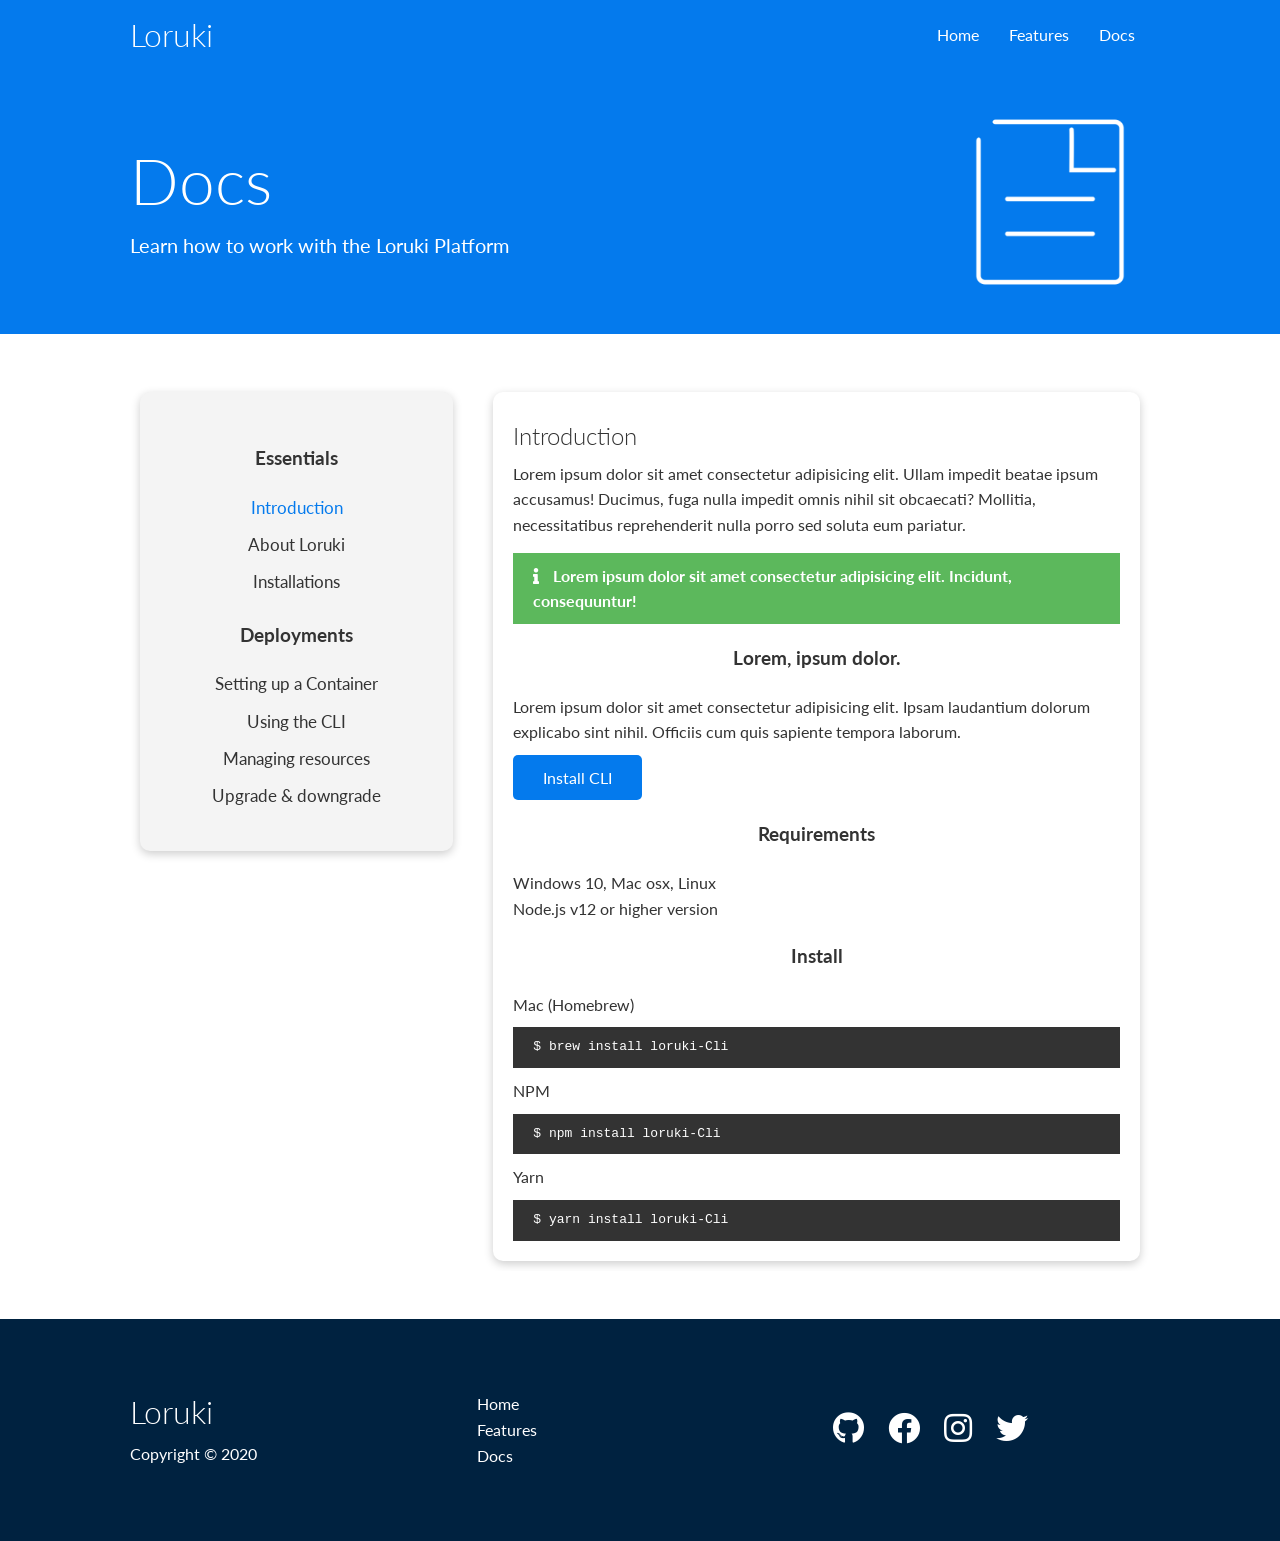
<file: docs.html>
<!DOCTYPE html>
<html lang="en">
  <head>
    <meta charset="UTF-8" />
    <meta name="viewport" content="width=device-width, initial-scale=1.0" />
    <link
      rel="stylesheet"
      href="https://cdnjs.cloudflare.com/ajax/libs/font-awesome/5.15.2/css/all.min.css"
      integrity="sha512-HK5fgLBL+xu6dm/Ii3z4xhlSUyZgTT9tuc/hSrtw6uzJOvgRr2a9jyxxT1ely+B+xFAmJKVSTbpM/CuL7qxO8w=="
      crossorigin="anonymous"
    />
    <link rel="stylesheet" href="css/utilities.css" />
    <link rel="stylesheet" href="css/style.css" />
    <title>Building a website</title>
  </head>

  <body>
    <!--Navbar-->
    <div class="navbar">
      <div class="container flex">
        <h1 class="logo">Loruki</h1>
        <nav>
          <ul>
            <li><a href="hello.html">Home</a></li>
            <li><a href="features.html">Features</a></li>
            <li><a href="docs.html">Docs</a></li>
          </ul>
        </nav>
      </div>
    </div>

   <!-- Head -->
   <section class="docs-head bg-primary py-3">
       <div class="container grid">
           <div>
               <h1 class="xl">Docs</h1>
               <p class="lead">Learn how to work with the Loruki Platform</p>
           </div>
           <img src="img/docs.png" alt="">
       </div>
   </section>

   <!--Docs main-->
   <section class="docs-main my-4">
       <div class="container grid">
           <div class="card bg-light p-3">
               <h3 class="my-2">Essentials</h3>
               <nav>
                   <ul>
                       <li><a class="text-primary"
                         href="#">Introduction</a></li>
                       <li><a href="#">About Loruki</a></li>
                       <li><a href="#">Installations</a></li>
                   </ul>
               </nav>

               <h3 class="my-2">Deployments</h3>
               <nav>
                   <ul>
                       <li><a href="#">Setting up a Container</a></li>
                       <li><a href="#">Using the CLI</a></li>
                       <li><a href="#">Managing resources</a></li>
                       <li><a href="#">Upgrade & downgrade</a></li>
                   </ul>
               </nav>
           </div>

           <div class="card">
            <h2>Introduction</h2>
            <p>Lorem ipsum dolor sit amet consectetur adipisicing elit. Ullam impedit beatae ipsum accusamus! Ducimus, fuga nulla impedit omnis nihil sit obcaecati? Mollitia, necessitatibus reprehenderit nulla porro sed soluta eum pariatur.</p>
            <div class="alert alert-success">
              <i class=" fas fa-info"></i> Lorem ipsum dolor sit amet consectetur adipisicing elit. Incidunt, consequuntur!
            </div>

            <h3>Lorem, ipsum dolor.</h3>
            <p>Lorem ipsum dolor sit amet consectetur adipisicing elit. Ipsam laudantium dolorum explicabo sint nihil. Officiis cum quis sapiente tempora laborum.</p>
            <a href="#" class="btn btn-primary">Install CLI</a>
            
            <h3>Requirements</h3>
            <ul>
                <li> Windows 10, Mac osx, Linux</li>
                <li>Node.js v12 or higher version</li>
            </ul>

            <h3>Install</h3>
            <p>Mac (Homebrew)</p>
            <pre><code>$ brew install loruki-Cli</code></pre>
            <p>NPM</p>
            <pre><code>$ npm install loruki-Cli</code></pre>
            <p>Yarn</p>
            <pre><code>$ yarn install loruki-Cli</code></pre>


           </div>
           

       </div>
   </section>

    <!-- Footer-->
    <footer class="footer bg-dark py-5">
      <div class="container grid grid-3">
        <div>
          <h1>Loruki</h1>
          <p>Copyright &copy; 2020</p>
        </div>
        <nav>
          <ul>
            <li><a href="hello.html">Home</a></li>
            <li><a href="features.html">Features</a></li>
            <li><a href="docs.html">Docs</a></li>
          </ul>
        </nav>
        <div class="social">
          <a href="#"> <i. class="fab fa-github fa-2x"></i></a>
          <a href="#"> <i. class="fab fa-facebook fa-2x"></i></a>
          <a href="#"> <i. class="fab fa-instagram fa-2x"></i></a>
          <a href="#"> <i. class="fab fa-twitter fa-2x"></i></a>
        </div>
      </div>
    </footer> 
  </body>
</html>
</file>
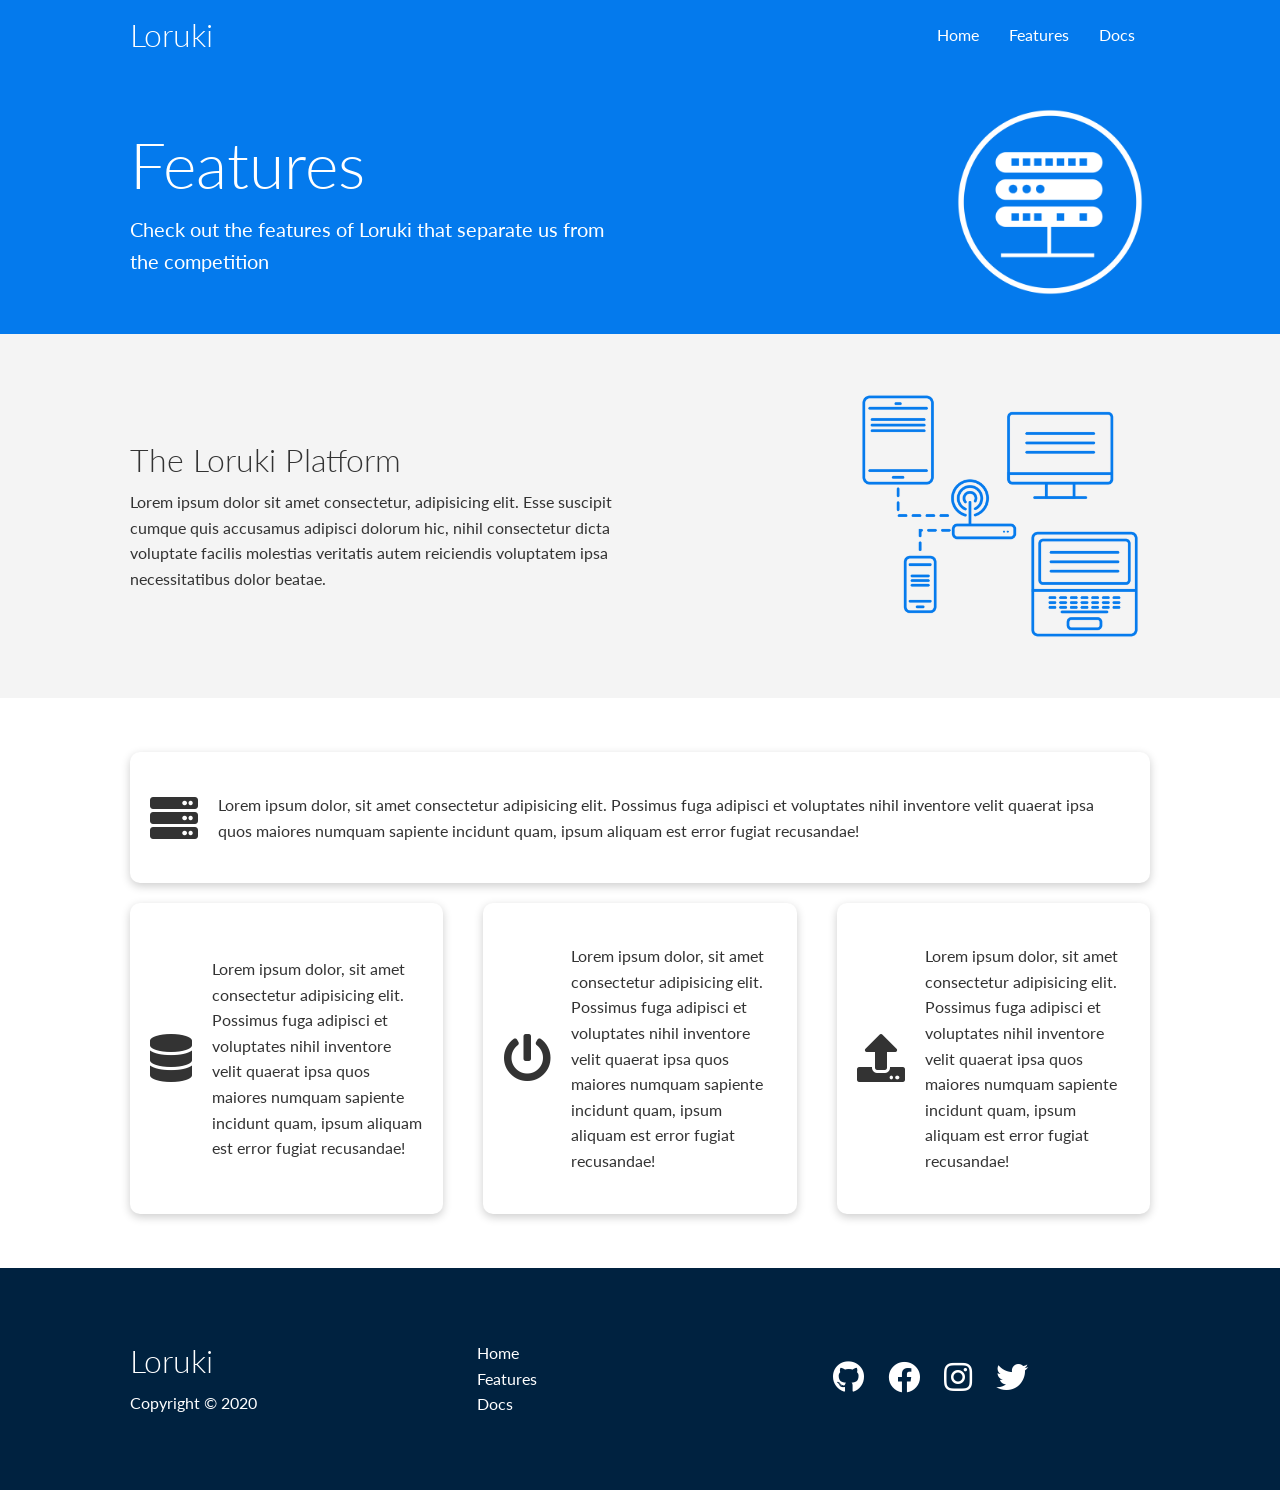
<file: features.html>
<!DOCTYPE html>
<html lang="en">
  <head>
    <meta charset="UTF-8" />
    <meta name="viewport" content="width=device-width, initial-scale=1.0" />
    <link
      rel="stylesheet"
      href="https://cdnjs.cloudflare.com/ajax/libs/font-awesome/5.15.2/css/all.min.css"
      integrity="sha512-HK5fgLBL+xu6dm/Ii3z4xhlSUyZgTT9tuc/hSrtw6uzJOvgRr2a9jyxxT1ely+B+xFAmJKVSTbpM/CuL7qxO8w=="
      crossorigin="anonymous"
    />
    <link rel="stylesheet" href="css/utilities.css" />
    <link rel="stylesheet" href="css/style.css" />
    <title>Building a website</title>
  </head>

  <body>
    <!--Navbar-->
    <div class="navbar">
      <div class="container flex">
        <h1 class="logo">Loruki</h1>
        <nav>
          <ul>
            <li><a href="hello.html">Home</a></li>
            <li><a href="features.html">Features</a></li>
            <li><a href="docs.html">Docs</a></li>
          </ul>
        </nav>
      </div>
    </div>

   <!-- Head -->
   <section class="features-head bg-primary py-3">
       <div class="container grid">
           <div>
               <h1 class="xl">Features</h1>
               <p class="lead">Check out the features of Loruki that separate us from the competition</p>
           </div>
           <img src="img/server.png" alt="">
       </div>
   </section>

   <!--Sub head-->
   <section class="features-sub-head bg-light py-3">
       <div class="container grid">
        <div>
            <h1 class="md">The Loruki Platform</h1>
            <p>Lorem ipsum dolor sit amet consectetur, adipisicing elit. Esse suscipit cumque quis accusamus adipisci dolorum hic, nihil consectetur dicta voluptate facilis molestias veritatis autem reiciendis voluptatem ipsa necessitatibus dolor beatae.</p>
        </div>
        <img src="img/server2.png" alt="">
    </div>
    </section>

    <section class="features-main my-2">
        <div class="container grid grid-3">
            <div class="card flex">
                <i class="fas fa-server fa-3x"></i>
                <p>Lorem ipsum dolor, sit amet consectetur adipisicing elit. Possimus fuga adipisci et voluptates nihil inventore velit quaerat ipsa quos maiores numquam sapiente incidunt quam, ipsum aliquam est error fugiat recusandae!</p>
            </div>
            <div class="card flex">
                <i class="fas fa-database fa-3x"></i>
                <p>Lorem ipsum dolor, sit amet consectetur adipisicing elit. Possimus fuga adipisci et voluptates nihil inventore velit quaerat ipsa quos maiores numquam sapiente incidunt quam, ipsum aliquam est error fugiat recusandae!</p>
            </div>
            <div class="card flex">
                <i class="fas fa-power-off fa-3x"></i>
                <p>Lorem ipsum dolor, sit amet consectetur adipisicing elit. Possimus fuga adipisci et voluptates nihil inventore velit quaerat ipsa quos maiores numquam sapiente incidunt quam, ipsum aliquam est error fugiat recusandae!</p>
            </div>
            <div class="card flex">
                <i class="fas fa-upload fa-3x"></i>
                <p>Lorem ipsum dolor, sit amet consectetur adipisicing elit. Possimus fuga adipisci et voluptates nihil inventore velit quaerat ipsa quos maiores numquam sapiente incidunt quam, ipsum aliquam est error fugiat recusandae!</p>
            </div>
        </div>
    </section>

    <!-- Footer-->
    <footer class="footer bg-dark py-5">
      <div class="container grid grid-3">
        <div>
          <h1>Loruki</h1>
          <p>Copyright &copy; 2020</p>
        </div>
        <nav>
          <ul>
            <li><a href="hello.html">Home</a></li>
            <li><a href="features.html">Features</a></li>
            <li><a href="docs.html">Docs</a></li>
          </ul>
        </nav>
        <div class="social">
          <a href="#"> <i. class="fab fa-github fa-2x"></i></a>
          <a href="#"> <i. class="fab fa-facebook fa-2x"></i></a>
          <a href="#"> <i. class="fab fa-instagram fa-2x"></i></a>
          <a href="#"> <i. class="fab fa-twitter fa-2x"></i></a>
        </div>
      </div>
    </footer> 
  </body>
</html>
</file>
<file: css/utilities.css>
.container {
  max-width: 1100px;
  margin: 0 auto;
  overflow: auto;
  padding: 0 40px;
}

.card {
  background-color: #fff;
  color: #333;
  border-radius: 10px;
  box-shadow: 0 3px 10px rgba(0, 0, 0, 20%);
  padding: 20px;
  margin: 10px;
}

.btn {
  display: inline-block;
  padding: 10px 30px;
  cursor: pointer;
  background: var(--primary-color);
  color: #fff;
  border: none;
  border-radius: 5px;
}
.btn-outline {
  background-color: transparent;
  border: 1px #fff solid;
}
/* Margin */
.my-1 {
  margin: 1rem 0;
}
.my-2 {
  margin: 1.5rem 0;
}
.my-3 {
  margin: 2rem 0;
}
.my-4 {
  margin: 3rem 0;
}
.my-5 {
  margin: 4rem 0;
}
.m-1 {
  margin: 1rem;
}
.m-2 {
  margin: 1.5rem;
}
.m-3 {
  margin: 2rem;
}
.m-4 {
  margin: 3rem;
}
.m-5 {
  margin: 4rem;
}

/* Padding */
.py-1 {
  padding: 1rem 0;
}
.py-2 {
  padding: 1.5rem 0;
}
.py-3 {
  padding: 2rem 0;
}
.py-4 {
  padding: 3rem 0;
}
.py-5 {
  padding: 4rem 0;
}
.p-1 {
  padding: 1rem;
}
.p-2 {
  padding: 1.5rem;
}
.p-3 {
  padding: 2rem;
}
.p-4 {
  padding: 3rem;
}
.p-5 {
  padding: 4rem;
}
</file>
<file: css/style.css>
@import url("https://fonts.googleapis.com/css2?family=Lato:wght@300&display=swap");

:root {
  --primary-color: #047aed;
  --secondary-color: #1c3fa8;
  --dark-color: #002240;
  --light-color: #f4f4f4;
  --success-color: #5cb85c;
  --error-color: #d9534f;
}
* {
  box-sizing: border-box;
  padding: 0;
  margin: 0;
}

body {
  font-family: "Lato", sans-serif;
  color: #333;
  line-height: 1.6;
}

ul {
  list-style-type: none;
}
a {
  text-decoration: none;
  color: #333;
}

h1,
h2 {
  font-weight: 300;
  line-height: 1.2;
  margin: 10px 0;
}
h3 {
  margin: 10px 0;
  text-align: center;
}
p {
  margin: 10px 0;
}

img {
  width: 100%;
}

code,
pre {
  background: #333;
  color: #fff;
  padding: 10px;
}

.hidden{
  visibility: hidden;
  height: 0;
}

/*  navbar */
.navbar {
  background-color: var(--primary-color);
  color: #fff;
  height: 70px;
}

.navbar ul {
  display: flex;
}

.navbar a {
  color: #fff;
  padding: 10px;
  margin: 0 5px;
}

.navbar a:hover {
  border-bottom: 5px #fff solid;
}

.navbar .flex {
  justify-content: space-between;
}
/* Showcase */
.showcase {
  background-color: var(--primary-color);
  height: 400px;
  color: #fff;
  position: relative;
}

.showcase h1 {
  font-size: 40px;
}

.showcase p {
  margin: 20px 0;
}

.showcase .grid {
  overflow: visible;
  grid-template-columns: 55% 45%;
  gap: 30px;
}

.showcase-text{
  animation: slideInFromLeft 1s ease-in;

}

.showcase-form {
  position: relative;
  top: 60px;
  height: 350px;
  width: 400px;
  padding: 40px;
  z-index: 100;
  justify-self: flex-end;
animation: slideInFromRight 1s ease-in;
}
.showcase-form .form-control {
  margin: 30px 0;
}
.showcase-form input[type="text"],
.showcase-form input[type="email"] {
  border: 0;
  border-bottom: 1px solid #b4becb;
  width: 100%;
  padding: 3px;
  font-size: 16px;
}
.showcase-form input :focus {
  outline: none;
}

.showcase ::before,
.showcase ::after {
  content: " ";
  position: absolute;
  height: 100px;
  bottom: -70px;
  right: 0;
  left: 0;
  background: #fff;
  transform: skewY(-3deg);
  -webkit-transform: skewY(-3deg);
  -moz-transform: skewY(-3deg);
  -ms-transform: skewY(-3deg);
}

/* Stats */
.stats {
  padding-top: 100px;
  animation: slideInFromBottom 1s ease-in;
}

.btn:hover {
  transform: scale(0.98);
}
/* Backgroud & coloured buttons */
.bg-primary,
.btn-primary {
  background-color: var(--primary-color);
  color: #fff;
}
.bg-secondary,
.btn-secondary {
  background-color: var(--secondary-color);
  color: #fff;
}
.bg-dark,
.btn-dark {
  background-color: var(--dark-color);
  color: #fff;
}

.bg-light,
.btn-light {
  background-color: var(--light-color);
  color: #333;
}

.bg-primary a,
.btn-primary a,
.bg-secondary a,
.btn-secondary a,
.bg-dark a,
.btn-dark a {
  color: #fff;
}

/* Text colors */

.text-primary {
  color: var(--primary-color);
}
.text-secondary {
  color: var(--secondary-color);
}
.text-dark {
  color: var(--dark-color);
}

.text-light {
  color: var(--light-color);
}

/* Text sizes */
.lead {
  font-size: 20px;
}

.sm {
  font-size: 1rem;
}

.md {
  font-size: 2rem;
}
.lg {
  font-size: 3rem;
}
.xl {
  font-size: 4rem;
}
.text-center {
  text-align: center;
}

/* Alert */
.alert {
  background-color: var(--light-color);
  padding: 10px 20px;
  font-weight: bold;
  margin: 15px 0;
}

.alert i {
  margin-right: 10px;
}

.alert-success {
  background-color: var(--success-color);
  color: #fff;
}
.alert-error {
  background-color: var(--error-color);
  color: #fff;
}

.flex {
  display: flex;
  justify-content: center;
  align-items: center;
  height: 100%;
}

.grid {
  display: grid;
  grid-template-columns: repeat(2, 1fr);
  gap: 20px;
  justify-content: center;
  height: 100%;
  align-items: center;
}

.grid-3 {
  grid-template-columns: repeat(3, 1fr);
}

.stats-heading {
  max-width: 500px;
  margin: auto;
}
.stats .grid h3 {
  font-size: 35px;
}
.stats .grid p {
  font-size: 20px;
  font-weight: bold;
}
/* Cli */
.cli .grid {
  grid-template-columns: repeat(3, 1fr);
  grid-template-rows: repeat(2, 1fr);
}
.cli .grid > *:first-child {
  grid-column: 1 / span 2;
  grid-row: 1 / span 2;
}
/* Cloud */
.cloud .grid {
  grid-template-columns: 4fr 3fr;
}

/* Languages */
.languages .flex {
  flex-wrap: wrap;
}
.languages .card {
  text-align: center;
  margin: 18px 10px 40px;
  transition: transform 0.2s ease-in;
}

.languages .card h4 {
  font-size: 20px;
  margin-bottom: 10px;
}

.languages .card :hover {
  transform: translateY(15px);
}

/* Features */
.features-head img,
.docs-head img {
  width: 200px;
  justify-self: flex-end;
}

.features-sub-head img {
  width: 300px;
  justify-self: flex-end;
}

.features-main .card > i {
  margin-right: 20px;
}
.features-main .grid {
  padding: 30px;
}

.features-main .grid > *:first-child {
  grid-column: 1 / span 3;
}

/* Docs */
.docs-main h3 {
  margin: 20px;
}

.docs-main .grid {
  grid-template-columns: 1fr 2fr;
  align-items: flex-start;
}

.docs-main nav li {
  font-size: 17px;
  padding-bottom: 5px;
  margin-bottom: 5px;
  border-bottom: 1px, #ccc;
  text-align: center;
}

.docs-main a:hover {
  font-weight: bold;
}

/* Footer */
.footer .social a {
  margin: 0 10px;
}

/* Animations */
@keyframes slideInFromLeft{
  0%{
    transform: translateX(-100%);
  }
  100%{
    transform: translateX(0);
  }
}

@keyframes slideInFromRight{
  0%{
    transform: translateX(100%);
  }
  100%{
    transform: translateX(0);
  }
}

@keyframes slideInFromTop{
  0%{
    transform: translateY(-100%);
  }
  100%{
    transform: translateX(0);
  }
}

@keyframes slideInFromBottom{
  0%{
    transform: translateY(100%);
  }
  100%{
    transform: translateX(0);
  }
}

/* Tablets and under */
@media (max-width: 768px) {
  .grid,
  .showcase .grid,
  .stats .grid,
  .cli .grid .cloud .grid,
  .features-main .grid,
  .docs-main .grid {
    grid-template-columns: 1fr;
    grid-template-rows: 1fr;
  }
  .showcase {
    height: auto;
  }

  .showcase-text {
    text-align: center;
    margin-top: 40px;
    animation: slideInFromTop 1s ease-in;
  }
  .showcase-form {
    justify-self: center;
    margin: auto;
    animation: slideInFromBottom 1s ease-in;
  }
  .cli .grid > *:first-child {
    grid-column: 1;
    grid-row: 1;
  }
  .features-head,
  .features-sub-head,
  .docs-head {
    text-align: center;
  }
  .features-head img,
  .features-sub-head img,
  .docs-head img {
    justify-self: center;
  }
  .features-main .grid > *:first-child{
    grid-column: 1;
  }
}

/* Mobile */
@media (max-width: 500px) {
  .navbar {
    height: 110px;
  }

  .navbar .flex {
    flex-direction: column;
  }

  .navbar ul {
    padding: 10px;
    background-color: rgba(0, 0, 0, 0.1);
  }
}
</file>
